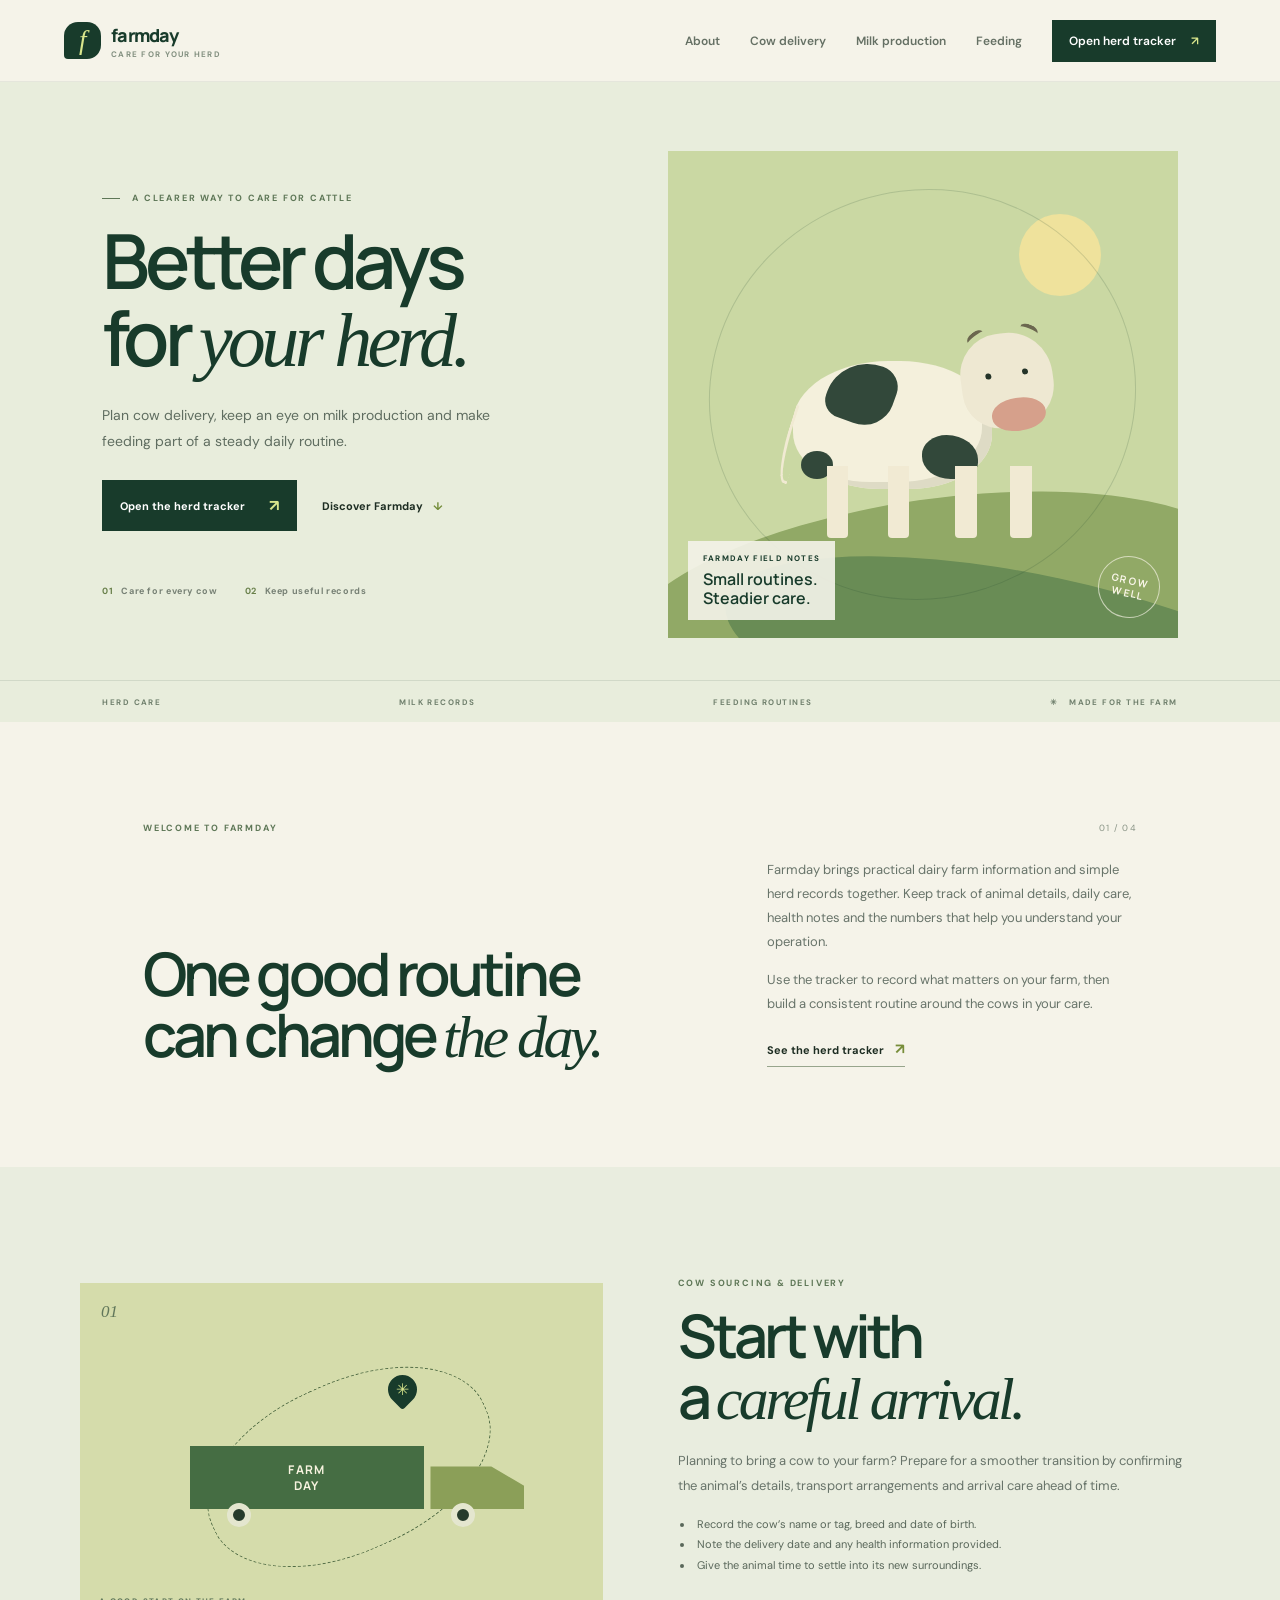
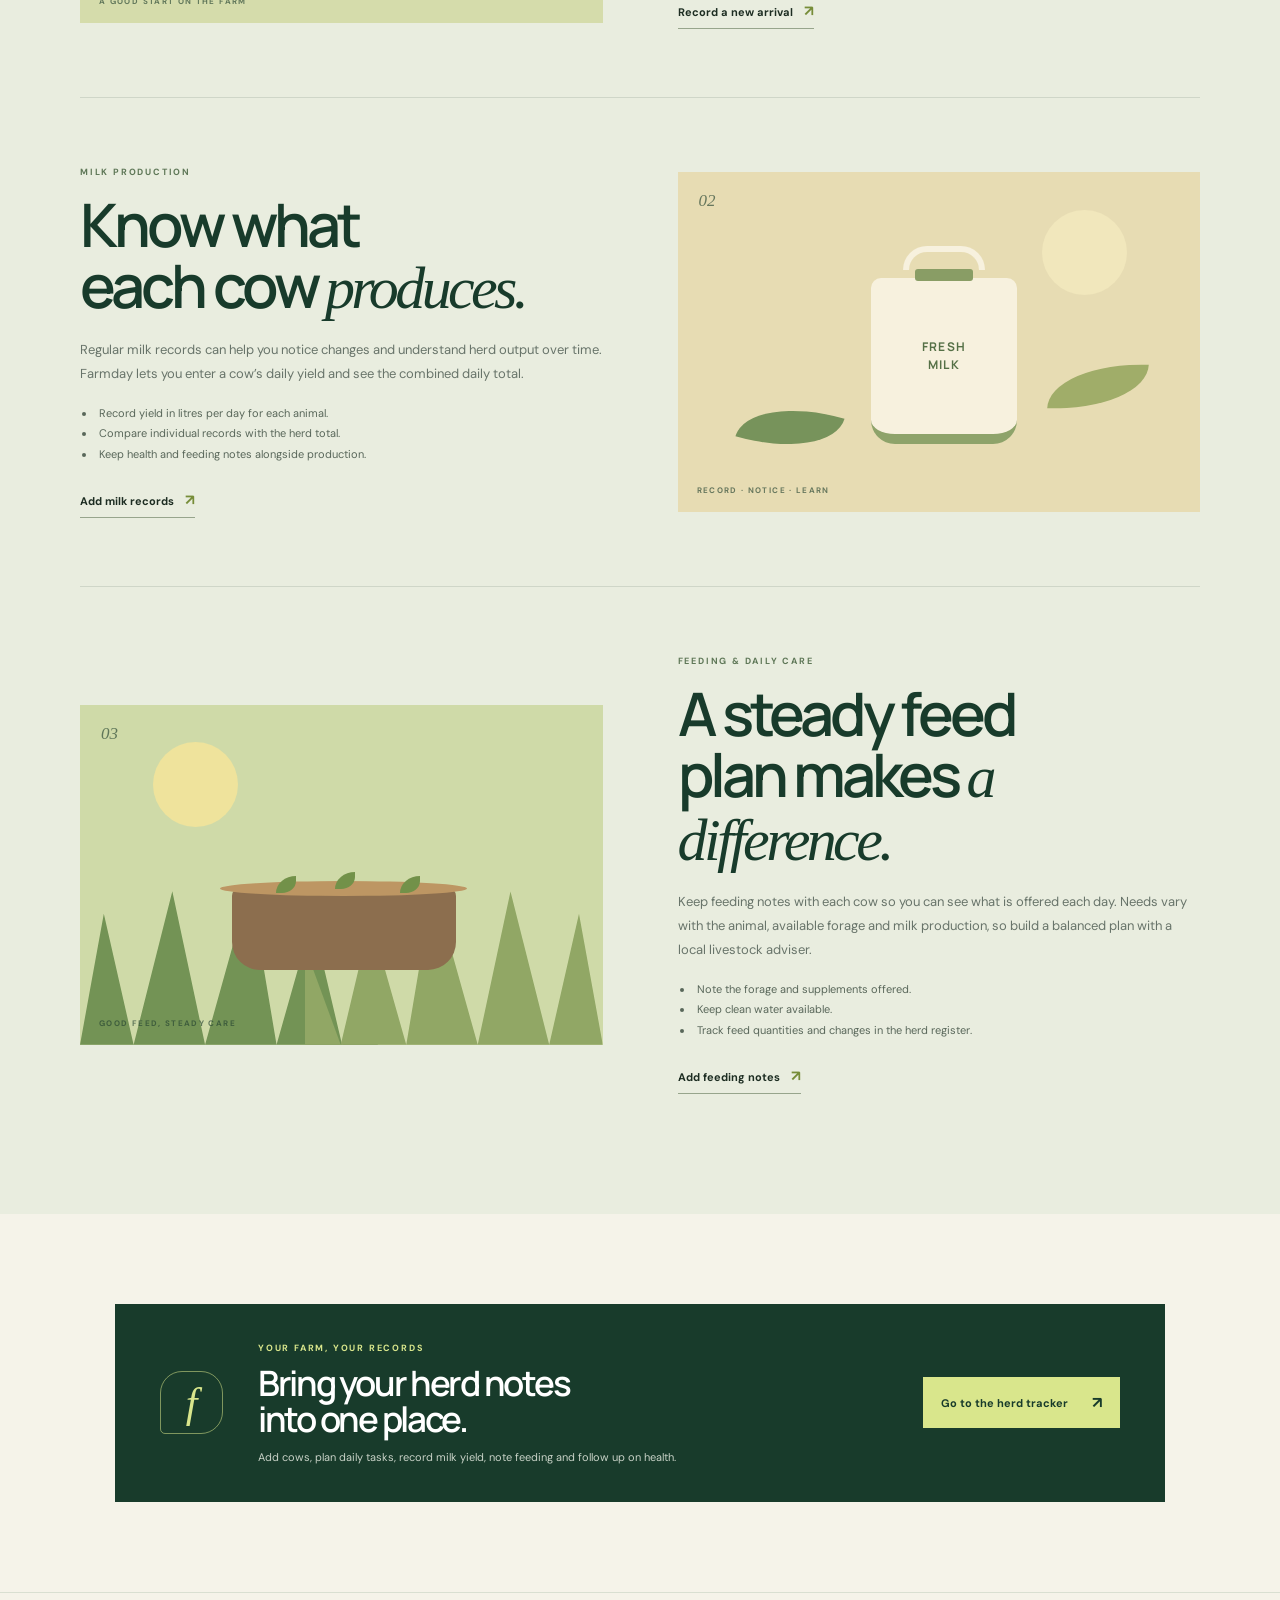
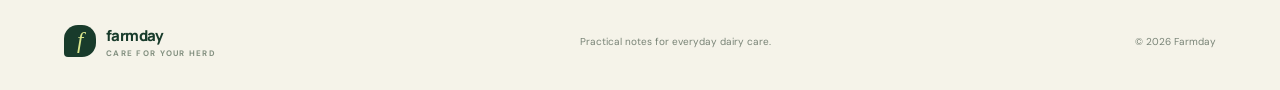
<file: index.html>
<!doctype html>
<html lang="en">
<head>
  <meta charset="utf-8">
  <meta name="viewport" content="width=device-width, initial-scale=1">
  <meta name="theme-color" content="#183b2b">
  <meta name="description" content="Farmday helps dairy farmers organize cow delivery, milk production, feeding and everyday herd care.">
  <title>Farmday | Dairy farming, made clearer</title>
  <link rel="stylesheet" href="site.css">
  <script src="site.js" defer></script>
</head>
<body>
  <header class="header">
    <a class="logo" href="#home" aria-label="Farmday home"><span class="logo-mark">f</span><span>farmday<small>CARE FOR YOUR HERD</small></span></a>
    <button class="menu-toggle" aria-expanded="false" aria-controls="nav" aria-label="Open menu"><i></i><i></i></button>
    <nav id="nav" class="nav" aria-label="Main navigation">
      <a href="#about">About</a><a href="#delivery">Cow delivery</a><a href="#milk">Milk production</a><a href="#feeding">Feeding</a><a class="nav-cta" href="dashboard.html">Open herd tracker <span>↗</span></a>
    </nav>
  </header>
  <main id="home">
    <section class="hero">
      <div class="hero-copy"><p class="kicker"><span></span> A CLEARER WAY TO CARE FOR CATTLE</p><h1>Better days<br>for <em>your herd.</em></h1><p class="hero-text">Plan cow delivery, keep an eye on milk production and make feeding part of a steady daily routine.</p><div class="hero-buttons"><a class="button button-green" href="dashboard.html">Open the herd tracker <span>↗</span></a><a class="plain-link" href="#about">Discover Farmday <span>↓</span></a></div><div class="hero-points"><span><b>01</b> Care for every cow</span><span><b>02</b> Keep useful records</span></div></div>
      <div class="hero-visual" role="img" aria-label="Illustration of a dairy cow in a green pasture"><div class="visual-sun"></div><div class="hill hill-back"></div><div class="hill hill-front"></div><div class="cow"><div class="cow-body"><span class="spot spot-one"></span><span class="spot spot-two"></span><span class="spot spot-three"></span></div><div class="cow-head"><span class="muzzle"></span><span class="eye eye-one"></span><span class="eye eye-two"></span><span class="horn horn-one"></span><span class="horn horn-two"></span></div><i class="leg leg-one"></i><i class="leg leg-two"></i><i class="leg leg-three"></i><i class="leg leg-four"></i><i class="tail"></i></div><div class="visual-label"><span>FARMDAY FIELD NOTES</span><b>Small routines.<br>Steadier care.</b></div><span class="visual-stamp">GROW<br>WELL</span></div>
      <div class="hero-strip"><span>HERD CARE</span><span>MILK RECORDS</span><span>FEEDING ROUTINES</span><span>✳ &nbsp; MADE FOR THE FARM</span></div>
    </section>

    <section class="about section" id="about"><div class="section-top"><p class="kicker">WELCOME TO FARMDAY</p><span class="section-count">01 / 04</span></div><div class="about-grid"><h2>One good routine<br>can change <em>the day.</em></h2><div><p>Farmday brings practical dairy farm information and simple herd records together. Keep track of animal details, daily care, health notes and the numbers that help you understand your operation.</p><p>Use the tracker to record what matters on your farm, then build a consistent routine around the cows in your care.</p><a class="inline-link" href="dashboard.html">See the herd tracker <span>↗</span></a></div></div></section>

    <section class="topics" aria-label="Farmday topics">
      <article class="topic topic-delivery" id="delivery"><div class="topic-art delivery-art"><span class="art-number">01</span><div class="route-line"></div><div class="route-pin">✳</div><div class="truck"><div class="truck-box">FARM<br>DAY</div><div class="truck-cab"></div><i></i><i></i></div><span class="art-caption">A GOOD START ON THE FARM</span></div><div class="topic-copy"><p class="kicker">COW SOURCING &amp; DELIVERY</p><h2>Start with<br>a <em>careful arrival.</em></h2><p>Planning to bring a cow to your farm? Prepare for a smoother transition by confirming the animal’s details, transport arrangements and arrival care ahead of time.</p><ul><li>Record the cow’s name or tag, breed and date of birth.</li><li>Note the delivery date and any health information provided.</li><li>Give the animal time to settle into its new surroundings.</li></ul><a class="inline-link" href="dashboard.html#herd">Record a new arrival <span>↗</span></a></div></article>
      <article class="topic topic-milk" id="milk"><div class="topic-copy"><p class="kicker">MILK PRODUCTION</p><h2>Know what<br>each cow <em>produces.</em></h2><p>Regular milk records can help you notice changes and understand herd output over time. Farmday lets you enter a cow’s daily yield and see the combined daily total.</p><ul><li>Record yield in litres per day for each animal.</li><li>Compare individual records with the herd total.</li><li>Keep health and feeding notes alongside production.</li></ul><a class="inline-link" href="dashboard.html#herd">Add milk records <span>↗</span></a></div><div class="topic-art milk-art"><span class="art-number">02</span><div class="milk-sun"></div><div class="milk-can"><span>FRESH<br>MILK</span></div><div class="milk-leaf leaf-a"></div><div class="milk-leaf leaf-b"></div><div class="art-caption">RECORD · NOTICE · LEARN</div></div></article>
      <article class="topic topic-feeding" id="feeding"><div class="topic-art feed-art"><span class="art-number">03</span><div class="feed-sun"></div><div class="grass grass-one"></div><div class="grass grass-two"></div><div class="feed-bowl"><span></span><span></span><span></span></div><div class="art-caption">GOOD FEED, STEADY CARE</div></div><div class="topic-copy"><p class="kicker">FEEDING &amp; DAILY CARE</p><h2>A steady feed<br>plan makes <em>a difference.</em></h2><p>Keep feeding notes with each cow so you can see what is offered each day. Needs vary with the animal, available forage and milk production, so build a balanced plan with a local livestock adviser.</p><ul><li>Note the forage and supplements offered.</li><li>Keep clean water available.</li><li>Track feed quantities and changes in the herd register.</li></ul><a class="inline-link" href="dashboard.html#herd">Add feeding notes <span>↗</span></a></div></article>
    </section>

    <section class="tracker-callout"><div class="callout-mark">f</div><div><p class="kicker">YOUR FARM, YOUR RECORDS</p><h2>Bring your herd notes<br>into one place.</h2><p>Add cows, plan daily tasks, record milk yield, note feeding and follow up on health.</p></div><a class="button button-light" href="dashboard.html">Go to the herd tracker <span>↗</span></a></section>
  </main>
  <footer class="footer"><a class="logo footer-logo" href="#home"><span class="logo-mark">f</span><span>farmday<small>CARE FOR YOUR HERD</small></span></a><span>Practical notes for everyday dairy care.</span><span>© <span id="year">2026</span> Farmday</span></footer>
</body>
</html>
</file>
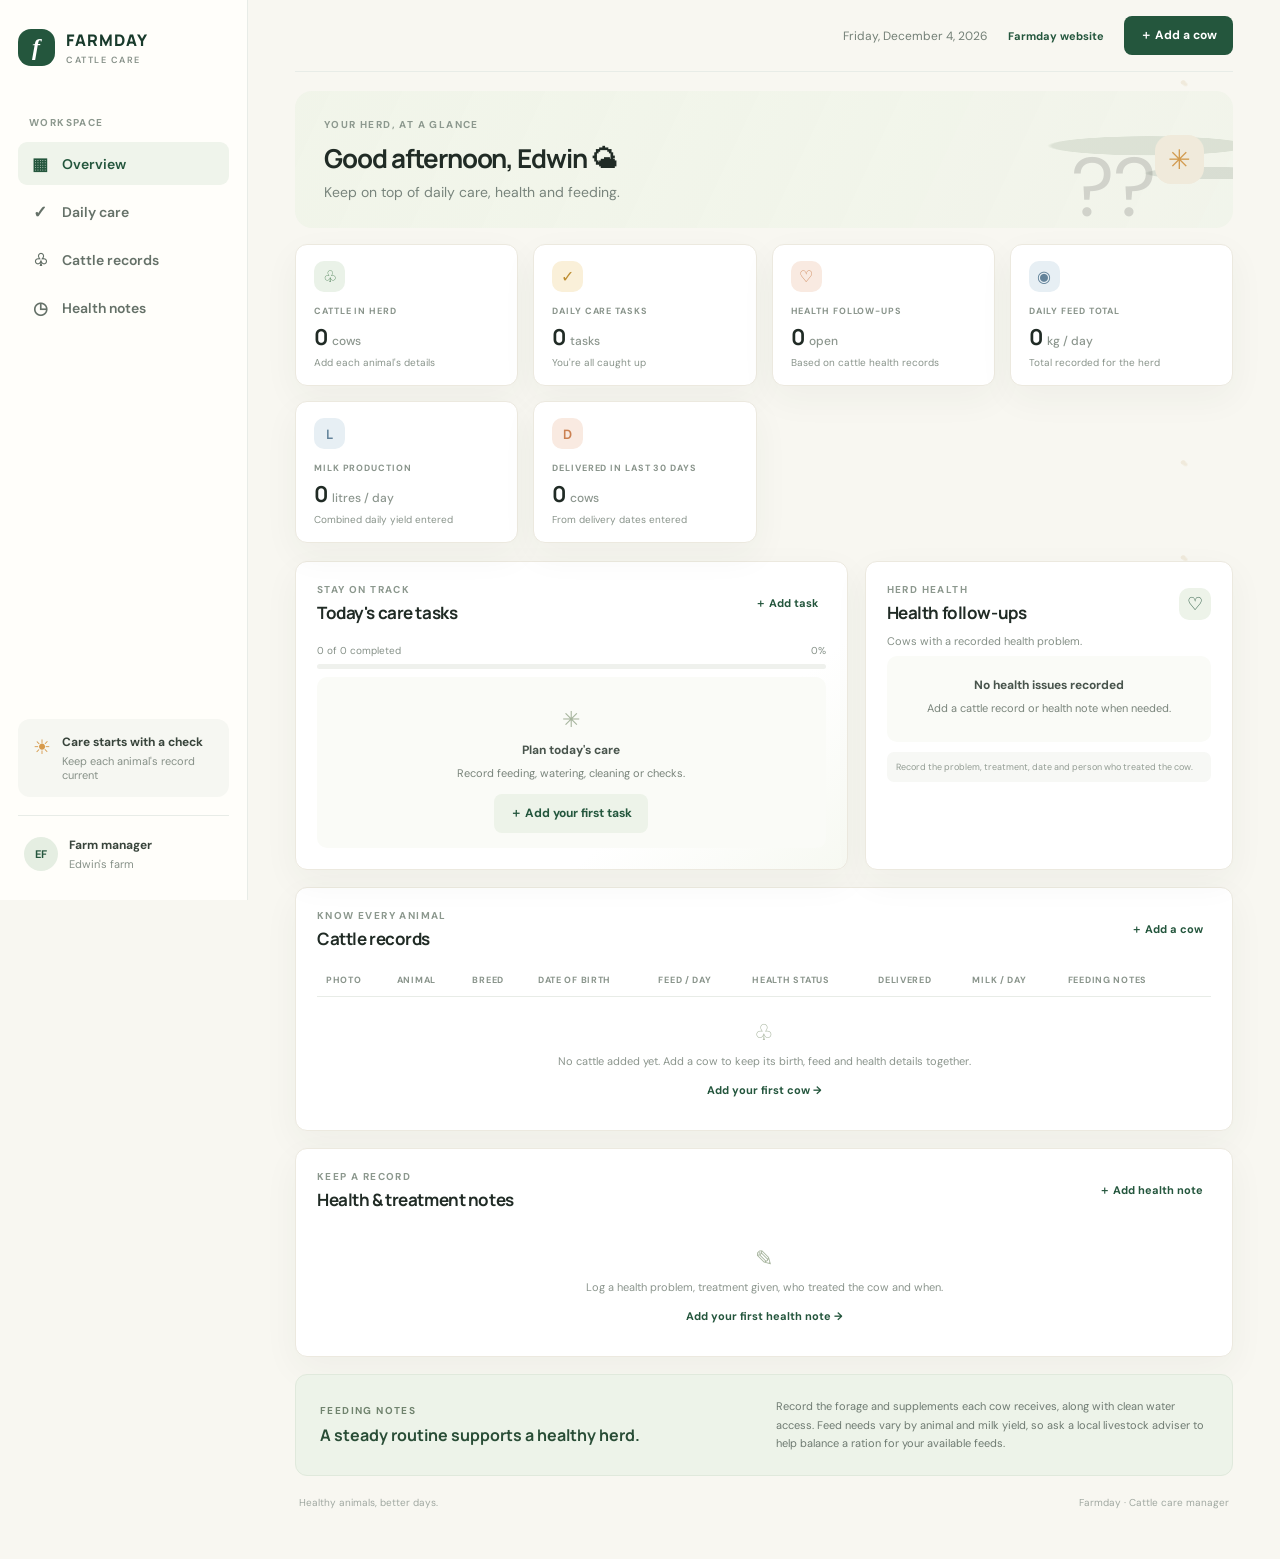
<file: dashboard.html>
<!doctype html>
<html lang="en"><head><meta charset="utf-8"><meta name="viewport" content="width=device-width,initial-scale=1"><meta name="theme-color" content="#193b2c"><meta name="description" content="Keep daily cattle care, health and feeding records together."><title>Farmday | Cattle care manager</title><link rel="stylesheet" href="styles.css"><script src="script.js" defer></script></head>
<body><aside class="sidebar"><a class="brand" href="#home"><span class="brand-mark">f</span><span>FARMDAY<small>CATTLE CARE</small></span></a><p class="side-label">WORKSPACE</p><nav class="side-nav"><a class="active" href="#home"><span>▦</span> Overview</a><a href="#tasks"><span>✓</span> Daily care</a><a href="#herd"><span>♧</span> Cattle records</a><a href="#notes"><span>◷</span> Health notes</a></nav><div class="side-bottom"><div class="weather"><span>☀</span><div><strong>Care starts with a check</strong><small>Keep each animal's record current</small></div></div><div class="profile"><span class="avatar">EF</span><div><strong>Farm manager</strong><small>Edwin's farm</small></div></div></div></aside>
<main class="dashboard" id="home"><header class="topbar"><div class="mobile-brand">FARMDAY <span>CATTLE CARE</span></div><span class="today-date" id="today-date"></span><a class="dashboard-home" href="index.html">Farmday website</a><button class="button button-dark add-top" id="top-add-cow">＋ Add a cow</button></header><section class="welcome"><div><p class="eyebrow">YOUR HERD, AT A GLANCE</p><h1>Good morning, Edwin <span>☀</span></h1><p>Keep on top of daily care, health and feeding.</p></div><div class="welcome-mark">✳</div></section>
<section class="stats"><article class="stat-card"><div class="stat-icon green-icon">♧</div><span class="stat-label">CATTLE IN HERD</span><strong id="cow-count">0 <small>cows</small></strong><span class="stat-foot">Add each animal's details</span></article><article class="stat-card"><div class="stat-icon yellow-icon">✓</div><span class="stat-label">DAILY CARE TASKS</span><strong id="remaining-count">0 <small>tasks</small></strong><span class="stat-foot" id="task-foot">You're all caught up</span></article><article class="stat-card"><div class="stat-icon peach-icon">♡</div><span class="stat-label">HEALTH FOLLOW-UPS</span><strong id="followup-count">0 <small>open</small></strong><span class="stat-foot">Based on cattle health records</span></article><article class="stat-card"><div class="stat-icon blue-icon">◉</div><span class="stat-label">DAILY FEED TOTAL</span><strong id="feed-total">0 <small>kg / day</small></strong><span class="stat-foot">Total recorded for the herd</span></article></section>
<div class="main-grid"><section class="panel task-panel" id="tasks"><div class="panel-heading"><div><p class="eyebrow">STAY ON TRACK</p><h2>Today's care tasks</h2></div><button class="quiet-button" id="add-task">＋ Add task</button></div><div class="task-progress"><div><span id="progress-text">0 of 0 completed</span><span id="progress-percent">0%</span></div><div class="progress-track"><span id="progress-fill"></span></div></div><div id="task-list" class="task-list"></div><div class="empty-state" id="empty-state"><span>✳</span><strong>Plan today's care</strong><p>Record feeding, watering, cleaning or checks.</p><button class="button button-soft" id="empty-add">＋ Add your first task</button></div></section>
<section class="panel orchard-panel"><div class="panel-heading"><div><p class="eyebrow">HERD HEALTH</p><h2>Health follow-ups</h2></div><span class="round-leaf">♡</span></div><p class="panel-subtitle">Cows with a recorded health problem.</p><div id="followup-list" class="block-list"></div><div class="empty-state compact-empty" id="followup-empty"><strong>No health issues recorded</strong><p>Add a cattle record or health note when needed.</p></div><p class="small-hint">Record the problem, treatment, date and person who treated the cow.</p></section></div>
<section class="panel harvest-panel" id="herd"><div class="panel-heading"><div><p class="eyebrow">KNOW EVERY ANIMAL</p><h2>Cattle records</h2></div><button class="quiet-button" id="add-cow">＋ Add a cow</button></div><div class="table-wrap"><table><thead><tr><th>PHOTO</th><th>ANIMAL</th><th>BREED</th><th>DATE OF BIRTH</th><th>FEED / DAY</th><th>HEALTH STATUS</th><th></th></tr></thead><tbody id="cow-table"></tbody></table></div><div class="note-placeholder" id="cows-empty"><span>♧</span><p>No cattle added yet. Add a cow to keep its birth, feed and health details together.</p><button class="text-button" id="first-cow">Add your first cow →</button></div></section>
<section class="panel harvest-panel" id="notes"><div class="panel-heading"><div><p class="eyebrow">KEEP A RECORD</p><h2>Health &amp; treatment notes</h2></div><button class="quiet-button" id="add-note">＋ Add health note</button></div><div class="notes-list" id="notes-list"></div><div class="note-placeholder" id="notes-empty"><span>✎</span><p>Log a health problem, treatment given, who treated the cow and when.</p><button class="text-button" id="first-note">Add your first health note →</button></div></section><footer class="dashboard-footer">Healthy animals, better days. <span>Farmday · Cattle care manager</span></footer></main>
<dialog id="task-dialog" class="entry-dialog"><form id="task-form"><button type="button" class="dialog-close" data-close>×</button><p class="eyebrow">PLAN YOUR DAY</p><h2>Add a care task</h2><label>What needs doing?<input name="title" required maxlength="80" placeholder="e.g. Feed calves in the morning"></label><label>Animal or area<input name="area" maxlength="50" placeholder="e.g. All cows or Cow 01"></label><div class="dialog-actions"><button type="button" class="button button-soft" data-close>Cancel</button><button class="button button-dark">Add task</button></div></form></dialog>
<dialog id="cow-dialog" class="entry-dialog"><form id="cow-form"><button type="button" class="dialog-close" data-close>×</button><p class="eyebrow">HERD REGISTER</p><h2>Add a cow</h2><div class="photo-picker"><span class="photo-preview" id="photo-preview">🐄</span><label class="photo-button">Add cow photo<input id="cow-photo" type="file" accept="image/*" hidden></label><small>A clear face or full-body photo helps identify your cow.</small></div><div class="form-grid"><label>Cow name or tag<input name="name" required maxlength="40" placeholder="e.g. Daisy or K-014"></label><label>Breed<input name="breed" maxlength="40" placeholder="e.g. Friesian"></label><label>Date of birth<input name="dob" type="date"></label><label>Feed per day (kg)<input name="feed" type="number" min="0" step="0.1" placeholder="e.g. 8"></label><label class="wide">Current health problem (if any)<input name="problem" maxlength="120" placeholder="Leave blank if healthy"></label></div><div class="dialog-actions"><button type="button" class="button button-soft" data-close>Cancel</button><button class="button button-dark">Save cow</button></div></form></dialog>
<dialog id="note-dialog" class="entry-dialog"><form id="note-form"><button type="button" class="dialog-close" data-close>×</button><p class="eyebrow">HEALTH &amp; TREATMENT</p><h2>Record a health note</h2><label>Cow<select name="cow" id="note-cow"></select></label><label>Problem or symptoms<input name="problem" required maxlength="120" placeholder="e.g. Limping, low appetite"></label><label>Treatment given<input name="treatment" required maxlength="120" placeholder="e.g. Wound cleaned and dressed"></label><div class="form-grid"><label>Vet who treated the cow?<input name="treatedBy" required maxlength="50" placeholder="Veterinarian name"></label><label>Date treated<input name="date" type="date" required></label></div><label>Additional details<textarea name="details" maxlength="250" rows="2" placeholder="Medicine, dose, follow-up needed..."></textarea></label><div class="dialog-actions"><button type="button" class="button button-soft" data-close>Cancel</button><button class="button button-dark">Save health note</button></div></form></dialog></body></html>
</file>
<file: site.css>
@import url('https://fonts.googleapis.com/css2?family=DM+Sans:wght@400;500;600;700&family=Manrope:wght@400;500;600;700;800&display=swap');
:root{--forest:#183b2b;--leaf:#3d6845;--sage:#a9bd7c;--lime:#d9e68c;--cream:#f5f3e9;--ink:#1d2d22;--muted:#69756a;--line:#d9dfd1;--sans:'DM Sans',Arial,sans-serif;--display:Manrope,'DM Sans',sans-serif}*{box-sizing:border-box}html{scroll-behavior:smooth;scroll-padding-top:84px}body{margin:0;background:var(--cream);color:var(--ink);font-family:var(--sans)}a{color:inherit;text-decoration:none}.header{height:82px;padding:0 max(calc((100vw - 1180px)/2),5vw);display:flex;align-items:center;justify-content:space-between;background:var(--cream);position:sticky;top:0;z-index:10;border-bottom:1px solid #183b2b12}.logo{display:flex;align-items:center;gap:10px;color:var(--forest);font:800 18px var(--display);letter-spacing:-.04em}.logo-mark{width:37px;height:37px;display:grid;place-items:center;background:var(--forest);border-radius:14px 14px 14px 4px;color:var(--lime);font:italic 27px Georgia,serif}.logo small{display:block;margin-top:2px;font:700 8px var(--sans);letter-spacing:.16em;color:#839080}.nav{display:flex;gap:30px;align-items:center;font-size:12px;font-weight:600;color:#657064}.nav a:not(.nav-cta):hover,.plain-link:hover,.inline-link:hover{color:#7b922e}.nav-cta{padding:13px 17px;background:var(--forest);color:white}.nav-cta span{padding-left:12px;color:var(--lime)}.menu-toggle{display:none}.hero{min-height:640px;display:grid;grid-template-columns:1fr 1fr;position:relative;background:#e8eddc;padding:69px max(calc((100vw - 1180px)/2),8vw) 84px;gap:55px;overflow:hidden}.hero-copy{align-self:center;position:relative;z-index:2}.kicker{margin:0 0 18px;color:#5e7757;font-size:9px;font-weight:700;letter-spacing:.2em}.kicker>span{width:18px;height:1px;background:currentColor;display:inline-block;vertical-align:middle;margin-right:8px}.hero h1,.about h2,.topic h2,.tracker-callout h2{margin:0;color:var(--forest);font:600 clamp(49px,6vw,76px)/1.02 var(--display);letter-spacing:-.065em}.hero h1 em,.about h2 em,.topic h2 em{font:italic 500 1em/1 var(--serif,Georgia,serif);letter-spacing:-.06em}.hero-text{max-width:430px;margin:25px 0;color:#5f6d60;font-size:14px;line-height:1.85}.hero-buttons{display:flex;align-items:center;gap:25px}.button{display:inline-flex;align-items:center;justify-content:space-between;gap:24px;padding:15px 18px;font-size:11px;font-weight:700}.button-green{background:var(--forest);color:white}.button-green span,.button-light span{color:var(--lime);font-size:16px}.plain-link,.inline-link{font-weight:700;font-size:11px}.plain-link span{color:#728c38;padding-left:7px}.hero-points{display:flex;gap:27px;margin-top:54px;color:#778175;font-size:9px;font-weight:700;letter-spacing:.07em}.hero-points b{color:#69804b;margin-right:5px}.hero-visual{position:relative;min-height:455px;background:#cad8a3;overflow:hidden;isolation:isolate}.hero-visual:after{content:"";position:absolute;inset:8% 8%;border:1px solid #183b2b28;border-radius:50%;transform:rotate(-18deg)}.visual-sun{position:absolute;width:82px;height:82px;border-radius:50%;background:#efe29c;right:15%;top:13%}.hill{position:absolute;left:-10%;width:125%;border-radius:50%}.hill-back{height:225px;background:#91a966;bottom:-86px;transform:rotate(-8deg)}.hill-front{height:185px;background:#698c55;bottom:-123px;left:10%;transform:rotate(12deg)}.cow{position:absolute;z-index:2;left:21%;top:32%;width:60%;height:48%}.cow-body{position:absolute;left:6%;top:23%;width:65%;height:55%;background:#f4f0dc;border-radius:48% 46% 42% 44%;box-shadow:inset -10px -7px #dedbc5}.spot{position:absolute;background:#32483a}.spot-one{width:33%;height:49%;top:0;left:18%;border-radius:68% 34% 48% 28%;transform:rotate(20deg)}.spot-two{width:28%;height:34%;right:7%;bottom:8%;border-radius:47% 60% 40% 55%}.spot-three{width:16%;height:22%;left:4%;bottom:8%;border-radius:50%}.cow-head{position:absolute;right:9%;top:11%;width:30%;height:40%;background:#eee8d2;border-radius:44% 48% 44% 40%;transform:rotate(-8deg)}.muzzle{position:absolute;left:28%;bottom:-6%;width:59%;height:35%;border-radius:48%;background:#d6a08b}.eye{position:absolute;width:6px;height:6px;border-radius:50%;background:#243429;top:41%}.eye-one{left:27%}.eye-two{right:26%}.horn{position:absolute;width:19px;height:11px;border-top:4px solid #6b674f;border-radius:50%;top:-5px}.horn-one{left:12%;transform:rotate(-30deg)}.horn-two{right:8%;transform:rotate(30deg)}.leg{position:absolute;top:68%;width:7%;height:31%;background:#f1ead3;border-radius:0 0 4px 4px}.leg-one{left:17%}.leg-two{left:37%}.leg-three{left:59%}.leg-four{left:77%}.tail{position:absolute;left:3%;top:42%;height:34%;width:15px;border-left:3px solid #f1ead3;border-bottom:3px solid #f1ead3;border-radius:0 0 0 80%;transform:rotate(18deg)}.visual-label{position:absolute;z-index:3;left:20px;bottom:18px;padding:12px 15px;background:#f5f3e9e8;color:var(--forest)}.visual-label span,.art-caption{display:block;font-size:8px;letter-spacing:.17em;font-weight:700}.visual-label b{display:block;margin-top:7px;font:600 16px/1.2 var(--display)}.visual-stamp{position:absolute;right:18px;bottom:20px;z-index:3;text-align:center;font:700 10px/1.3 var(--display);letter-spacing:.14em;color:#f8f5e7;border:1px solid #f8f5e7aa;border-radius:50%;width:62px;height:62px;display:grid;place-content:center;transform:rotate(12deg)}.hero-strip{position:absolute;bottom:0;left:0;right:0;height:42px;display:flex;align-items:center;justify-content:space-between;padding:0 max(calc((100vw - 1180px)/2),8vw);border-top:1px solid #183b2b1c;color:#70806d;font-size:8px;font-weight:700;letter-spacing:.18em}.section{max-width:1050px;margin:auto;padding:100px 28px}.section-top{display:flex;justify-content:space-between}.section-top .kicker{margin-bottom:24px}.section-count{font-size:9px;letter-spacing:.15em;color:#899486}.about-grid{display:grid;grid-template-columns:1.2fr .8fr;gap:70px;align-items:end}.about h2,.topic h2{font-size:clamp(40px,5vw,60px)}.about-grid>div p,.topic-copy>p:not(.kicker){font-size:13px;line-height:1.85;color:#68746a;margin:0 0 14px}.inline-link{display:inline-block;margin-top:9px;padding-bottom:7px;border-bottom:1px solid #97a58c}.inline-link span{color:#778d39;margin-left:8px;font-size:15px}.topics{background:#e9eddf;padding:42px max(calc((100vw - 1120px)/2),6vw) 52px}.topic{display:grid;grid-template-columns:1fr 1fr;gap:75px;align-items:center;padding:56px 0;border-bottom:1px solid #183b2b20}.topic:last-child{border-bottom:0}.topic-art{height:340px;position:relative;overflow:hidden}.art-number{position:absolute;top:19px;left:21px;font:italic 17px Georgia,serif;color:#244331a8;z-index:4}.art-caption{position:absolute;left:19px;bottom:17px;z-index:4;color:#244331a8}.delivery-art{background:#d5dcab}.route-line{position:absolute;left:23%;top:29%;width:57%;height:50%;border:1px dashed #516c45;border-radius:48%;transform:rotate(-24deg)}.route-pin{position:absolute;left:59%;top:27%;width:29px;height:29px;display:grid;place-items:center;border-radius:50% 50% 50% 3px;background:var(--forest);color:var(--lime);transform:rotate(-45deg);z-index:2}.truck{position:absolute;left:21%;top:48%;height:73px;width:64%;z-index:2}.truck-box{position:absolute;left:0;top:0;width:70%;height:63px;background:#456d43;color:#f7f3df;display:grid;place-content:center;text-align:center;font:700 12px/1.3 var(--display);letter-spacing:.1em}.truck-cab{position:absolute;right:0;top:20px;width:28%;height:43px;background:#8b9f58;clip-path:polygon(0 0,65% 0,100% 45%,100% 100%,0 100%)}.truck i{position:absolute;bottom:-8px;left:11%;width:24px;height:24px;border-radius:50%;background:#263b2c;border:6px solid #e4e6cf}.truck i:last-child{left:78%}.milk-art{background:#e7dcb3}.milk-sun,.feed-sun{position:absolute;right:14%;top:11%;width:85px;height:85px;border-radius:50%;background:#f1e7bc}.milk-can{position:absolute;left:37%;top:31%;width:28%;height:49%;background:#f7f1de;border-radius:10px 10px 24px 24px;border-bottom:10px solid #8ea36a;display:grid;place-items:center;text-align:center;color:#557046;font:700 12px/1.5 var(--display);letter-spacing:.1em}.milk-can:before{content:"";position:absolute;top:-9px;left:30%;width:40%;height:12px;background:#899d65;border-radius:3px}.milk-can:after{content:"";position:absolute;width:48%;height:18px;border:6px solid #f7f1de;border-bottom:0;border-radius:40px 40px 0 0;top:-32px}.milk-leaf{position:absolute;width:100px;height:47px;background:#77935b;border-radius:100% 0 100% 0}.leaf-a{bottom:18%;left:12%;transform:rotate(16deg)}.leaf-b{bottom:30%;right:10%;transform:rotate(182deg);background:#a0ad69}.feed-art{background:#cfdaa8}.feed-sun{background:#efe39c;left:14%;right:auto}.grass{position:absolute;bottom:0;width:57%;height:47%;background:#739355;clip-path:polygon(0 100%,8% 18%,18% 100%,31% 4%,42% 100%,57% 0,66% 100%,78% 21%,88% 100%,100% 39%,100% 100%)}.grass-one{left:0}.grass-two{right:0;transform:scaleX(-1);background:#91a765}.feed-bowl{position:absolute;left:29%;bottom:22%;width:43%;height:24%;background:#8c6e4e;border-radius:8px 8px 28px 28px;z-index:2}.feed-bowl:before{content:"";position:absolute;left:-5%;top:-7px;width:110%;height:15px;border-radius:50%;background:#bd9663}.feed-bowl span{position:absolute;z-index:1;top:-12px;width:20px;height:17px;background:#729149;border-radius:100% 0 70% 0}.feed-bowl span:nth-child(1){left:20%}.feed-bowl span:nth-child(2){left:46%;top:-16px}.feed-bowl span:nth-child(3){right:16%}.topic-copy{padding:12px 0}.topic-copy .kicker{margin-bottom:16px}.topic-copy h2{margin-bottom:20px}.topic-copy ul{padding-left:16px;margin:16px 0;color:#59675a;font-size:11px;line-height:1.9}.topic-copy li{padding-left:3px}.topic-delivery .topic-art{order:0}.topic-delivery .topic-copy{order:1}.topic-milk .topic-copy{order:0}.topic-milk .topic-art{order:1}.topic-feeding .topic-art{order:0}.topic-feeding .topic-copy{order:1}.tracker-callout{max-width:1050px;margin:90px auto;background:var(--forest);color:white;padding:38px 45px;display:grid;grid-template-columns:75px 1fr auto;align-items:center;gap:23px}.callout-mark{width:63px;height:63px;border:1px solid #d9e68c88;border-radius:22px 22px 22px 5px;display:grid;place-items:center;color:var(--lime);font:italic 42px Georgia,serif}.tracker-callout .kicker{color:var(--lime);margin-bottom:12px}.tracker-callout h2{color:white;font-size:35px}.tracker-callout>div:nth-child(2)>p:last-child{color:#c8d2c7;font-size:11px;margin:12px 0 0}.button-light{background:var(--lime);color:var(--forest)}.button-light span{color:var(--forest)}.footer{min-height:98px;padding:20px max(calc((100vw - 1180px)/2),5vw);display:flex;align-items:center;justify-content:space-between;color:#788376;font-size:10px;border-top:1px solid var(--line)}.footer-logo{font-size:15px}.footer-logo .logo-mark{width:32px;height:32px;font-size:23px}.menu-toggle{border:0}
@media(max-width:760px){.header{height:70px;padding:0 21px}.menu-toggle{display:flex;background:transparent;width:40px;height:40px;flex-direction:column;align-items:center;justify-content:center;gap:6px}.menu-toggle i{width:22px;height:2px;background:var(--forest)}.nav{display:none;position:absolute;top:70px;left:0;right:0;background:var(--cream);padding:15px 23px 23px;box-shadow:0 14px 24px #183b2b14;flex-direction:column;align-items:stretch;gap:0}.nav.is-open{display:flex}.nav a{padding:13px 0}.nav .nav-cta{padding:14px;margin-top:8px}.hero{grid-template-columns:1fr;padding:46px 23px 68px;gap:34px}.hero h1{font-size:58px}.hero-visual{min-height:340px}.hero-strip{padding:0 22px;font-size:6px;letter-spacing:.1em}.hero-points{margin-top:34px}.section{padding:74px 24px}.about-grid{grid-template-columns:1fr;gap:24px}.about h2,.topic h2{font-size:47px}.topics{padding:17px 23px}.topic{grid-template-columns:1fr;gap:20px;padding:35px 0}.topic-art{height:280px}.topic-milk .topic-copy{order:1}.topic-milk .topic-art{order:0}.topic-copy{padding:5px 0 15px}.tracker-callout{margin:55px 20px;padding:25px;grid-template-columns:55px 1fr;gap:15px}.callout-mark{width:49px;height:49px;font-size:32px}.tracker-callout h2{font-size:29px}.tracker-callout .button{grid-column:1/-1;width:max-content}.footer{padding:20px 23px;gap:14px;flex-wrap:wrap}.footer>span:nth-child(2){display:none}.footer-logo{margin-right:auto}}
@media(max-width:390px){.hero h1{font-size:50px}.hero-buttons{gap:12px}.button{gap:12px;padding:14px}.plain-link{font-size:10px}.hero-strip{font-size:5px}.hero-visual{min-height:295px}}
@media(prefers-reduced-motion:reduce){html{scroll-behavior:auto}}
</file>
<file: styles.css>
@import url('https://fonts.googleapis.com/css2?family=DM+Sans:wght@400;500;600;700&family=Manrope:wght@400;500;600;700;800&display=swap');
:root{--green:#24563d;--dark:#193b2c;--pale:#edf3e9;--ink:#202b25;--muted:#78847c;--line:#e8ece7;--paper:#f7f8f5;--white:#fff;--orange:#d39050;--shadow:0 12px 36px #28392b0c}*{box-sizing:border-box}body{margin:0;background:var(--paper);color:var(--ink);font-family:'DM Sans',sans-serif;font-size:14px}button,input,select,textarea{font:inherit}button{cursor:pointer}.sidebar{position:fixed;inset:0 auto 0 0;width:248px;padding:29px 18px;background:#fff;border-right:1px solid var(--line);display:flex;flex-direction:column;z-index:2}.brand{display:flex;align-items:center;gap:11px;color:var(--dark);text-decoration:none;font-family:Manrope,sans-serif;font-size:16px;font-weight:800;letter-spacing:.06em}.brand-mark{width:37px;height:37px;border-radius:13px;background:var(--green);color:white;display:grid;place-items:center;font-family:Georgia,serif;font-style:italic;font-size:24px}.brand small{display:block;color:#879189;font:600 9px 'DM Sans';letter-spacing:.17em;margin-top:3px}.side-label,.eyebrow{font-size:10px;letter-spacing:.14em;font-weight:700;color:#8c988e}.side-label{margin:50px 0 13px 11px}.side-nav{display:grid;gap:5px}.side-nav a{height:43px;border-radius:9px;padding:0 12px;display:flex;align-items:center;gap:12px;text-decoration:none;color:#657168;font-weight:600}.side-nav a span{font-size:17px;width:20px;text-align:center}.side-nav a.active{background:#eff4eb;color:var(--green)}.side-bottom{margin-top:auto}.weather{background:#f6f7f2;padding:15px;border-radius:12px;display:flex;gap:11px;align-items:flex-start;color:#d69a4c}.weather>span{font-size:20px}.weather strong,.profile strong{display:block;color:#38443b;font-size:12px}.weather small,.profile small{display:block;color:#879188;font-size:11px;margin-top:4px}.profile{display:flex;gap:11px;align-items:center;padding:21px 6px 0;margin-top:18px;border-top:1px solid var(--line)}.avatar{width:34px;height:34px;border-radius:50%;display:grid;place-items:center;background:#e5eee2;color:var(--green);font-size:11px;font-weight:700}.dashboard{margin-left:248px;max-width:1500px;padding:0 47px 30px}.topbar{height:72px;border-bottom:1px solid var(--line);display:flex;align-items:center;justify-content:flex-end;gap:20px}.today-date{color:#748077;font-size:12px}.button{border:0;border-radius:8px;padding:11px 16px;font-size:12px;font-weight:700}.button-dark{background:var(--green);color:white}.button-dark:hover{background:#1c4932}.button-soft{background:#edf3e9;color:var(--green)}.welcome{padding:32px 0 25px;display:flex;justify-content:space-between;align-items:center}.welcome .eyebrow{margin:0 0 9px}.welcome h1{font:700 26px Manrope,sans-serif;letter-spacing:-.04em;margin:0}.welcome h1 span{font-size:22px;color:#dfa856}.welcome>div>p:last-child{color:var(--muted);margin:7px 0 0}.welcome-mark{width:49px;height:49px;border-radius:16px;background:#f0eadb;color:#d29b4f;display:grid;place-items:center;font-size:27px}.stats{display:grid;grid-template-columns:repeat(4,1fr);gap:15px}.stat-card{background:white;border:1px solid var(--line);border-radius:12px;padding:16px 18px;position:relative;box-shadow:var(--shadow);min-height:132px}.stat-icon{width:31px;height:31px;border-radius:10px;display:grid;place-items:center;margin-bottom:13px;font-size:16px}.green-icon{background:#eaf2e8;color:#4d8056}.yellow-icon{background:#faf0d9;color:#bd8d31}.peach-icon{background:#f9eae1;color:#cb8051}.blue-icon{background:#e7eff4;color:#63839a}.stat-label{display:block;font-size:9px;letter-spacing:.1em;color:#89948b;font-weight:700}.stat-card>strong{display:block;font:700 22px Manrope,sans-serif;margin-top:5px}.stat-card>strong small{font:500 12px 'DM Sans';color:#8c968e}.stat-foot{display:block;color:#89948b;font-size:10px;margin-top:4px}.main-grid{display:grid;grid-template-columns:1.2fr .8fr;gap:17px;margin-top:18px}.panel{background:#fff;border:1px solid var(--line);border-radius:12px;padding:21px;box-shadow:var(--shadow)}.panel-heading{display:flex;align-items:center;justify-content:space-between}.panel-heading .eyebrow{margin:0 0 5px}.panel-heading h2,.entry-dialog h2{font:700 17px Manrope,sans-serif;margin:0;letter-spacing:-.025em}.quiet-button,.text-button{border:0;background:none;color:var(--green);font-weight:700;font-size:11px;padding:8px}.task-progress{margin:20px 0 8px}.task-progress>div:first-child{display:flex;justify-content:space-between;font-size:10px;color:#869188;margin-bottom:7px}.progress-track{height:5px;border-radius:5px;background:#eff1ed;overflow:hidden}.progress-track span{display:block;height:100%;width:0;background:#71956b;border-radius:5px;transition:width .2s}.task-list{display:grid}.task-row{min-height:57px;border-top:1px solid #f0f2ef;display:flex;align-items:center;gap:11px}.task-check{width:17px;height:17px;border:1.5px solid #cad2ca;border-radius:5px;appearance:none;flex:0 0 auto}.task-check:checked{background:var(--green);border-color:var(--green)}.task-check:checked:after{content:'✓';display:block;color:white;font-size:11px;text-align:center;line-height:15px}.task-copy{flex:1}.task-copy strong{display:block;font-size:12px;font-weight:600}.task-copy small{display:block;font-size:10px;color:#89948b;margin-top:4px}.task-done .task-copy strong{text-decoration:line-through;color:#9aa39b}.delete-task{border:0;background:transparent;color:#9aa39b;font-size:16px;padding:6px}.empty-state{text-align:center;padding:28px 10px 15px;color:#79847b}.empty-state>span,.note-placeholder>span{font-size:22px;color:#a6b49d}.empty-state strong{display:block;color:#48544c;font-size:12px;margin:8px 0}.empty-state p{font-size:11px;margin:0 0 14px}.orchard-panel{padding-bottom:16px}.round-leaf{width:32px;height:32px;border-radius:10px;background:#edf3e9;color:var(--green);display:grid;place-items:center;font-size:18px}.panel-subtitle{color:#859087;font-size:11px;margin:10px 0 8px}.block-row{height:49px;border-top:1px solid #f0f2ef;display:flex;align-items:center;gap:10px}.block-dot{width:9px;height:9px;border-radius:50%}.dot-one{background:#73925c}.dot-two{background:#d1aa55}.dot-three{background:#7495a0}.dot-four{background:#bc8059}.block-info{flex:1}.block-info strong{display:block;font-size:11px}.block-info small{font-size:10px;color:#909990;display:block;margin-top:3px}.block-status{font-size:9px;color:#628164;background:#eef4eb;padding:5px 7px;border-radius:10px}.status-watch{color:#a57b34;background:#fbf4e3}.small-hint{border-radius:7px;background:#f7f8f5;color:#929c93;padding:9px;font-size:9px;margin:10px 0 0}.harvest-panel{margin-top:17px}.notes-list{margin-top:12px}.note-row{display:grid;grid-template-columns:35px 1fr auto;gap:10px;align-items:start;padding:12px 0;border-top:1px solid #f0f2ef}.note-icon{width:32px;height:32px;background:#f7f1e5;color:#b88d4a;border-radius:9px;display:grid;place-items:center}.note-main strong{font-size:11px}.note-main p{font-size:11px;color:#6e7a71;margin:4px 0 0;line-height:1.5}.note-main small{font-size:9px;color:#9aa29b}.note-placeholder{text-align:center;padding:21px 0 4px;color:#8b958d}.note-placeholder p{font-size:11px;max-width:450px;margin:7px auto}.dashboard-footer{padding:20px 4px;color:#a0a8a1;font-size:10px}.dashboard-footer span{float:right}.mobile-brand{display:none}.entry-dialog{border:0;border-radius:15px;width:min(440px,calc(100% - 30px));padding:27px;box-shadow:0 25px 90px #14251c40}.entry-dialog::backdrop{background:#16251bb3}.entry-dialog form{position:relative}.entry-dialog .eyebrow{margin:0 0 6px}.entry-dialog h2{font-size:21px;margin-bottom:21px}.dialog-close{position:absolute;right:0;top:0;border:0;background:#f2f4f1;color:#667269;border-radius:50%;height:29px;width:29px;font-size:20px;line-height:20px}.entry-dialog label{display:block;font-size:11px;font-weight:700;color:#59655c;margin-top:15px}.entry-dialog input,.entry-dialog select,.entry-dialog textarea{display:block;width:100%;margin-top:7px;border:1px solid #dfe5de;border-radius:7px;padding:11px;color:#344038;background:white;outline-color:#739674}.entry-dialog textarea{resize:vertical}.dialog-actions{display:flex;justify-content:flex-end;gap:9px;margin-top:22px}
@media(max-width:1050px){.sidebar{width:205px}.dashboard{margin-left:205px;padding:0 28px 25px}.stats{grid-template-columns:repeat(2,1fr)}}@media(max-width:720px){.sidebar{display:none}.dashboard{margin:0;padding:0 17px 22px}.topbar{height:60px;justify-content:space-between}.mobile-brand{display:block;font:800 12px Manrope;letter-spacing:.07em;color:var(--dark)}.mobile-brand span{display:block;font:600 8px 'DM Sans';letter-spacing:.13em;color:#8c988e;margin-top:2px}.today-date{display:none}.add-top{padding:10px 12px}.welcome{padding:25px 0 20px}.welcome h1{font-size:22px}.welcome-mark{width:40px;height:40px}.stats{gap:9px}.stat-card{padding:13px;min-height:124px}.stat-card>strong{font-size:20px}.main-grid{grid-template-columns:1fr;gap:12px;margin-top:12px}.panel{padding:17px}.harvest-panel{margin-top:12px}.dashboard-footer span{float:none;display:block;margin-top:5px}}
.table-wrap{overflow-x:auto;margin-top:14px}table{width:100%;border-collapse:collapse;text-align:left;white-space:nowrap}th{font-size:9px;letter-spacing:.08em;color:#89948b;font-weight:700;padding:10px 9px;border-bottom:1px solid var(--line)}td{font-size:11px;padding:13px 9px;border-bottom:1px solid #f0f2ef;color:#59655c}td:first-child{font-weight:700;color:#344038}.health-pill{display:inline-block;background:#edf4eb;color:#628164;border-radius:12px;padding:5px 8px;font-size:9px}.health-pill.needs-care{background:#fbf2e1;color:#a57831}.row-delete{border:0;background:none;color:#9aa39b;font-size:16px}.compact-empty{padding:13px 0}.form-grid{display:grid;grid-template-columns:1fr 1fr;gap:0 12px}.form-grid .wide{grid-column:1/-1}
/* Friendlier cattle care finish */
body{background-color:#f8f7f1;background-image:radial-gradient(ellipse at 12% 11%,#f0eadc 0 2px,transparent 3px),radial-gradient(ellipse at 14% 13%,#f0eadc 0 1px,transparent 3px);background-size:110px 95px;background-position:100% 72px;background-repeat:repeat-y;background-attachment:fixed}.welcome{background:linear-gradient(115deg,#f0f4e9ed,#f0f4e9df),radial-gradient(ellipse at 91% 40%,#46563e 0 8%,transparent 8.4%),radial-gradient(ellipse at 98% 60%,#303d32 0 5%,transparent 5.4%);border-radius:17px;padding:27px 29px;margin:19px 0 16px;position:relative;overflow:hidden}.welcome:after{content:'??';position:absolute;right:77px;bottom:-14px;font-size:83px;opacity:.16;filter:grayscale(1)}.welcome-mark{position:relative;z-index:1}.panel,.stat-card{border-color:#ece9df}.sidebar{background:#fffefa}.button{transition:transform .15s,box-shadow .15s}.button:hover{transform:translateY(-1px);box-shadow:0 5px 12px #203b2917}.task-panel{background:linear-gradient(140deg,#fff 70%,#f7f9f2)}.photo-picker{display:grid;grid-template-columns:58px 1fr;grid-template-rows:auto auto;column-gap:12px;align-items:center;padding:13px;background:#f7f8f3;border:1px dashed #d9e0d6;border-radius:10px;margin:-5px 0 15px}.photo-preview{width:54px;height:54px;border-radius:12px;display:grid;place-items:center;background:#eaf1e5;font-size:28px;overflow:hidden}.photo-preview img,.cow-thumb img{width:100%;height:100%;object-fit:cover}.photo-button{width:max-content!important;margin:0!important;color:#386847!important;background:#e8f0e5;border-radius:7px;padding:8px 11px;cursor:pointer;font-size:11px!important}.photo-picker small{grid-column:2;color:#89948b;font-size:10px;margin-top:4px}.cow-thumb{width:37px;height:37px;display:inline-grid;place-items:center;background:#edf2e8;border-radius:10px;font-size:20px;overflow:hidden;vertical-align:middle}.cow-photo-edit{font-size:9px;color:var(--green);text-decoration:underline;cursor:pointer}.vet-label{font-weight:700;color:#375b43}.health-pill{white-space:nowrap}.notes-list .note-row{background:#fffefa;border-radius:9px;padding:13px 10px;margin-top:7px;border:1px solid #f0f0e9}.main-grid{align-items:stretch}.entry-dialog{border:1px solid #e8eadf}.entry-dialog label{line-height:1.4}.empty-state{border-radius:10px;background:#fafbf7}@media(max-width:720px){body{background-image:radial-gradient(ellipse at 12% 11%,#f0eadc 0 2px,transparent 3px);background-repeat:repeat}.welcome{padding:23px 18px}.welcome:after{right:50px;font-size:61px}.photo-picker{grid-template-columns:50px 1fr}.photo-preview{width:46px;height:46px}}

.dashboard-home{font-size:11px;font-weight:700;color:var(--green);text-decoration:none}.dashboard-home:hover{text-decoration:underline}@media(max-width:720px){.dashboard-home{font-size:10px}}
</file>
